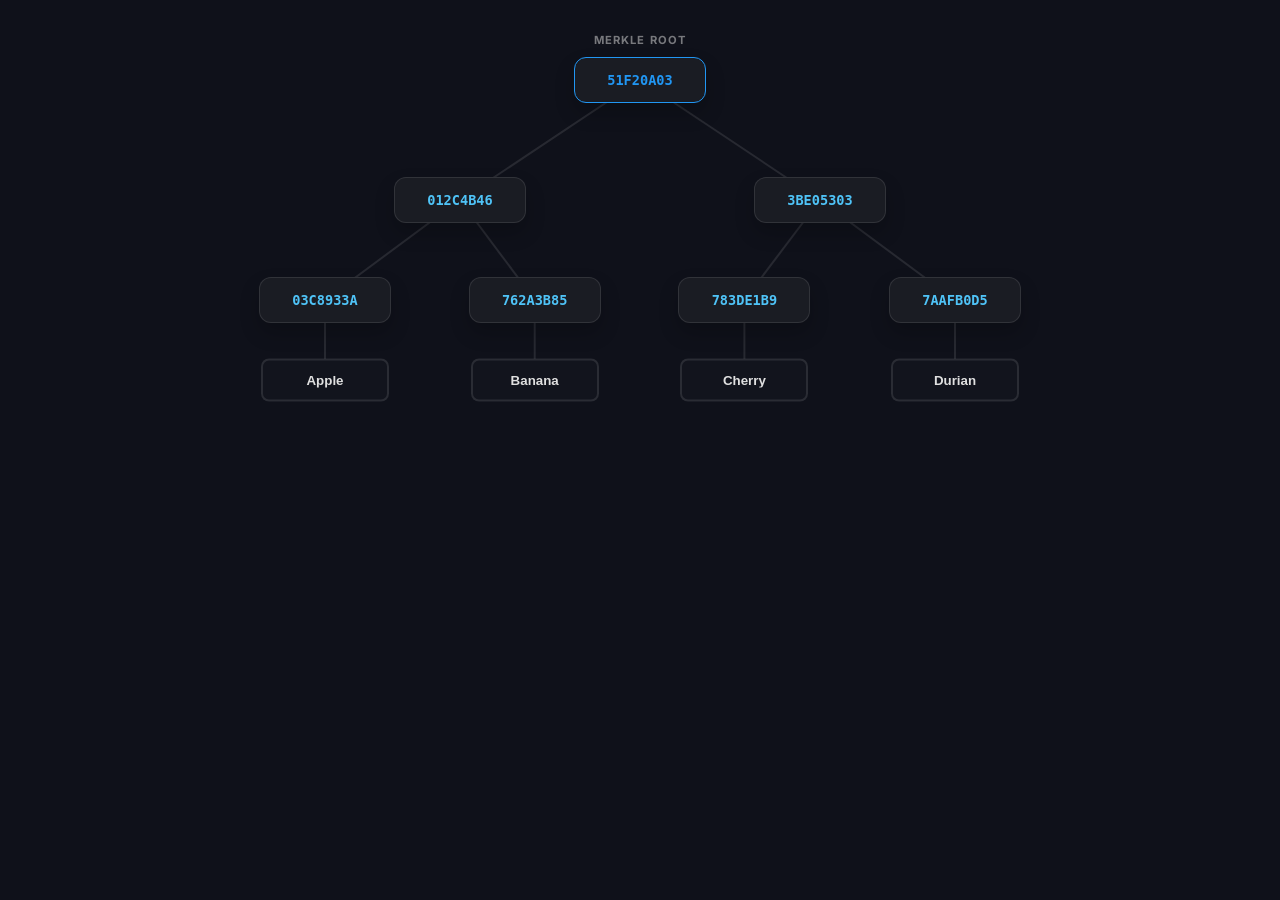
<file: demos/anti-entropy-merkle-tree/index.html>
<!DOCTYPE html>
<html lang="en">

<head>
    <meta charset="UTF-8">
    <title>Merkle Tree — Content-Addressable Proofs</title>
    <link rel="stylesheet" href="style.css">
</head>

<body>
    <div class="merkle-wrap">
        <svg id="merkle-lines"></svg>

        <!-- Root -->
        <div class="label" style="top: 5%; left: 50%;">Merkle Root</div>
        <div id="m-root" class="merkle-node root" style="top: 15%; left: 50%;">ROOT</div>

        <!-- Layer 1 -->
        <div id="m-n1" class="merkle-node" style="top: 45%; left: 30%;">L1-A</div>
        <div id="m-n2" class="merkle-node" style="top: 45%; left: 70%;">L1-B</div>

        <!-- Layer 0 (Hashes) -->
        <div id="m-h1" class="merkle-node" style="top: 70%; left: 15%;">H-1</div>
        <div id="m-h2" class="merkle-node" style="top: 70%; left: 38.3%;">H-2</div>
        <div id="m-h3" class="merkle-node" style="top: 70%; left: 61.6%;">H-3</div>
        <div id="m-h4" class="merkle-node" style="top: 70%; left: 85%;">H-4</div>

        <!-- Leaves -->
        <input type="text" id="leaf-1" class="merkle-input" style="top: 90%; left: 15%;" value="Apple"
            oninput="updateTree()">
        <input type="text" id="leaf-2" class="merkle-input" style="top: 90%; left: 38.3%;" value="Banana"
            oninput="updateTree()">
        <input type="text" id="leaf-3" class="merkle-input" style="top: 90%; left: 61.6%;" value="Cherry"
            oninput="updateTree()">
        <input type="text" id="leaf-4" class="merkle-input" style="top: 90%; left: 85%;" value="Durian"
            oninput="updateTree()">
    </div>

    <script src="merkle.js"></script>
</body>

</html>
</file>
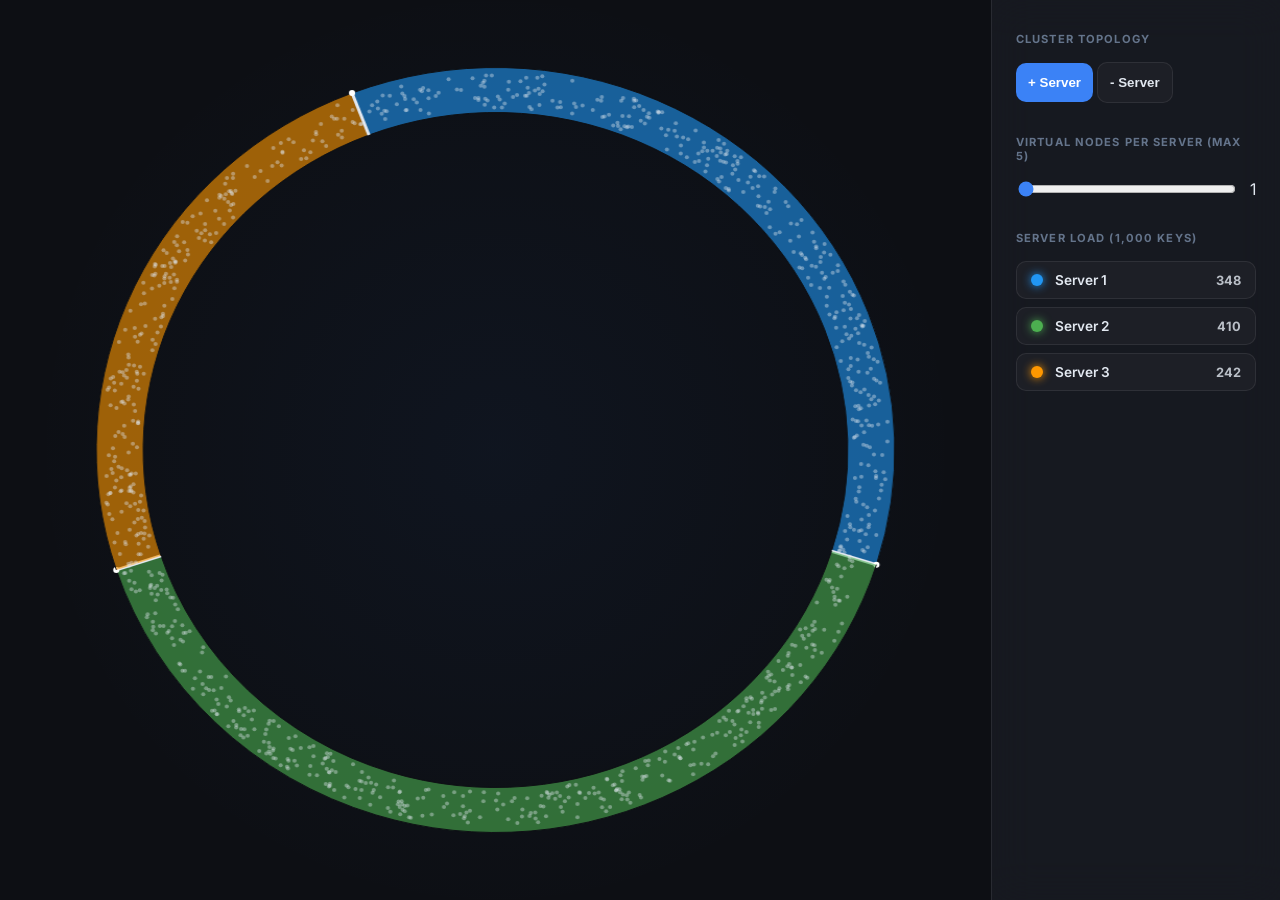
<file: demos/consistent-hashing-ring/index.html>
<!DOCTYPE html>
<html lang="en">

<head>
    <meta charset="UTF-8">
    <meta name="viewport" content="width=device-width, initial-scale=1.0">
    <title>Consistent Hashing - Presentation Sandbox</title>
    <link rel="stylesheet" href="style.css">
    <script>
        // --- Theme Support ---
        window.theme = 'dark';
        function applyTheme(t) {
            window.theme = t;
            if (t === 'light') {
                document.body.classList.add('light-theme');
            } else {
                document.body.classList.remove('light-theme');
            }
            if (window.visualizer) {
                window.visualizer.updateTheme();
            }
        }
        window.addEventListener('message', (event) => {
            if (event.data && event.data.type === 'theme-change') {
                applyTheme(event.data.theme);
            }
        });
        // Initial handshake
        if (window.parent !== window) {
            window.parent.postMessage({ type: 'get-theme' }, '*');
        }
    </script>
</head>

<body>
    <section id="canvas-container">
        <canvas id="ring-canvas"></canvas>
    </section>

    <aside id="sidebar">
        <div class="control-group">
            <span class="label">Cluster Topology</span>
            <div class="btn-row">
                <button onclick="addNode()">+ Server</button>
                <button class="secondary" onclick="removeNode()">- Server</button>
            </div>
        </div>

        <div class="control-group">
            <span class="label">Virtual Nodes per Server (Max 5)</span>
            <div style="display: flex; align-items: center; gap: 12px;">
                <input type="range" id="vnode-slider" min="1" max="5" value="1" oninput="updateVNodes(this.value)">
                <span id="vnode-display" class="stat-value">1</span>
            </div>
        </div>

        <div class="control-group">
            <span class="label">Server Load (1,000 Keys)</span>
            <div id="legend-container"></div>
        </div>
    </aside>

    <script src="ring.js"></script>
</body>

</html>
</file>
<file: demos/anti-entropy-merkle-tree/style.css>
@import url('https://fonts.googleapis.com/css2?family=Inter:wght@400;600;700&display=swap');

:root {
    --bg-color: #0f111a;
    --text-color: #e0e0e0;
    --node-bg: #1a1c23;
    --node-text: #4fc3f7;
    --border-color: rgba(255, 255, 255, 0.1);
    --input-bg: #12141d;
    --accent: #2196f3;
    --leaf-color: #81c784;
}

body.light-theme {
    --bg-color: #f5f5f7;
    --text-color: #1d1d1f;
    --node-bg: #ffffff;
    --node-text: #2196f3;
    --border-color: rgba(0, 0, 0, 0.1);
    --input-bg: #f5f5f7;
    --accent: #007aff;
    --leaf-color: #34c759;
}

body {
    margin: 0;
    padding: 20px;
    background: var(--bg-color);
    font-family: 'Inter', sans-serif;
    color: var(--text-color);
    overflow: hidden;
    display: flex;
    flex-direction: column;
    align-items: center;
}

.merkle-wrap {
    position: relative;
    height: 400px;
    width: 100%;
    max-width: 900px;
}

.merkle-node {
    position: absolute;
    transform: translate(-50%, -50%);
    padding: 14px 10px;
    background: var(--node-bg);
    color: var(--node-text);
    border-radius: 12px;
    min-width: 110px;
    text-align: center;
    font-weight: 700;
    font-family: 'JetBrains Mono', monospace;
    font-size: 0.85rem;
    border: 1px solid var(--border-color);
    box-shadow: 0 10px 20px rgba(0, 0, 0, 0.2);
    transition: all 0.4s cubic-bezier(0.175, 0.885, 0.32, 1.275);
    z-index: 2;
}

.merkle-node.root {
    border-color: var(--accent);
    color: var(--accent);
}

.merkle-node.changed {
    background: #ef5350 !important;
    color: #fff !important;
    transform: translate(-50%, -50%) scale(1.1);
    box-shadow: 0 0 30px rgba(239, 83, 80, 0.5);
}

.merkle-input {
    position: absolute;
    transform: translate(-50%, -50%);
    width: 100px;
    background: var(--input-bg);
    color: var(--text-color);
    border: 2px solid var(--border-color);
    padding: 12px;
    border-radius: 8px;
    text-align: center;
    font-weight: 600;
    outline: none;
    transition: border-color 0.2s;
    z-index: 3;
}

.merkle-input:focus {
    border-color: var(--accent);
}

.label {
    position: absolute;
    transform: translate(-50%, -50%);
    font-size: 0.7rem;
    font-weight: 700;
    text-transform: uppercase;
    letter-spacing: 0.1em;
    opacity: 0.5;
}

svg {
    position: absolute;
    top: 0;
    left: 0;
    width: 100%;
    height: 100%;
    pointer-events: none;
}

line {
    stroke: var(--border-color);
    stroke-width: 2;
    transition: stroke 0.3s;
}

line.active {
    stroke: var(--accent);
    opacity: 0.8;
}
</file>
<file: demos/consistent-hashing-ring/style.css>
@import url('https://fonts.googleapis.com/css2?family=Inter:wght@400;600;700&display=swap');

:root {
    --bg-color: #0d0f14;
    --panel-bg: rgba(26, 28, 35, 0.8);
    --border-color: rgba(255, 255, 255, 0.08);
    --text-color: #e2e8f0;
    --accent: #3b82f6;
    --highlight: #60a5fa;
    --card-bg: rgba(255, 255, 255, 0.03);
}

body.light-theme {
    --bg-color: #f8fafc;
    --panel-bg: rgba(255, 255, 255, 0.9);
    --border-color: rgba(0, 0, 0, 0.08);
    --text-color: #1e293b;
    --accent: #2563eb;
    --card-bg: rgba(0, 0, 0, 0.02);
}

body {
    margin: 0;
    font-family: 'Inter', sans-serif;
    background: var(--bg-color);
    color: var(--text-color);
    display: flex;
    height: 100vh;
    overflow: hidden;
}

#canvas-container {
    flex: 1;
    display: flex;
    justify-content: center;
    align-items: center;
    padding: 20px;
    background: radial-gradient(circle at center, rgba(59, 130, 246, 0.05) 0%, transparent 70%);
}

#sidebar {
    width: 320px;
    background: var(--panel-bg);
    border-left: 1px solid var(--border-color);
    backdrop-filter: blur(20px);
    display: flex;
    flex-direction: column;
    padding: 32px 24px;
    gap: 32px;
}

.control-group {
    display: flex;
    flex-direction: column;
    gap: 16px;
}

.label {
    font-size: 0.7rem;
    font-weight: 700;
    text-transform: uppercase;
    letter-spacing: 0.1em;
    color: #64748b;
}

button {
    flex: 1;
    padding: 12px;
    border-radius: 10px;
    border: none;
    background: var(--accent);
    color: white;
    font-weight: 600;
    cursor: pointer;
    transition: all 0.2s cubic-bezier(0.4, 0, 0.2, 1);
}

button.secondary {
    background: var(--card-bg);
    color: var(--text-color);
    border: 1px solid var(--border-color);
}

button:hover {
    transform: translateY(-1px);
    filter: brightness(1.1);
}

button:active {
    transform: translateY(0);
}

#legend-container {
    display: flex;
    flex-direction: column;
    gap: 8px;
}

.legend-item {
    display: flex;
    align-items: center;
    padding: 10px 14px;
    background: var(--card-bg);
    border-radius: 10px;
    border: 1px solid var(--border-color);
    transition: transform 0.2s;
}

.legend-color {
    width: 12px;
    height: 12px;
    border-radius: 50%;
    margin-right: 12px;
    box-shadow: 0 0 10px currentColor;
}

.legend-name {
    flex: 1;
    font-weight: 600;
    font-size: 0.85rem;
}

.legend-count {
    font-weight: 700;
    font-size: 0.8rem;
    opacity: 0.8;
}

input[type=range] {
    flex: 1;
    accent-color: var(--accent);
}
</file>
